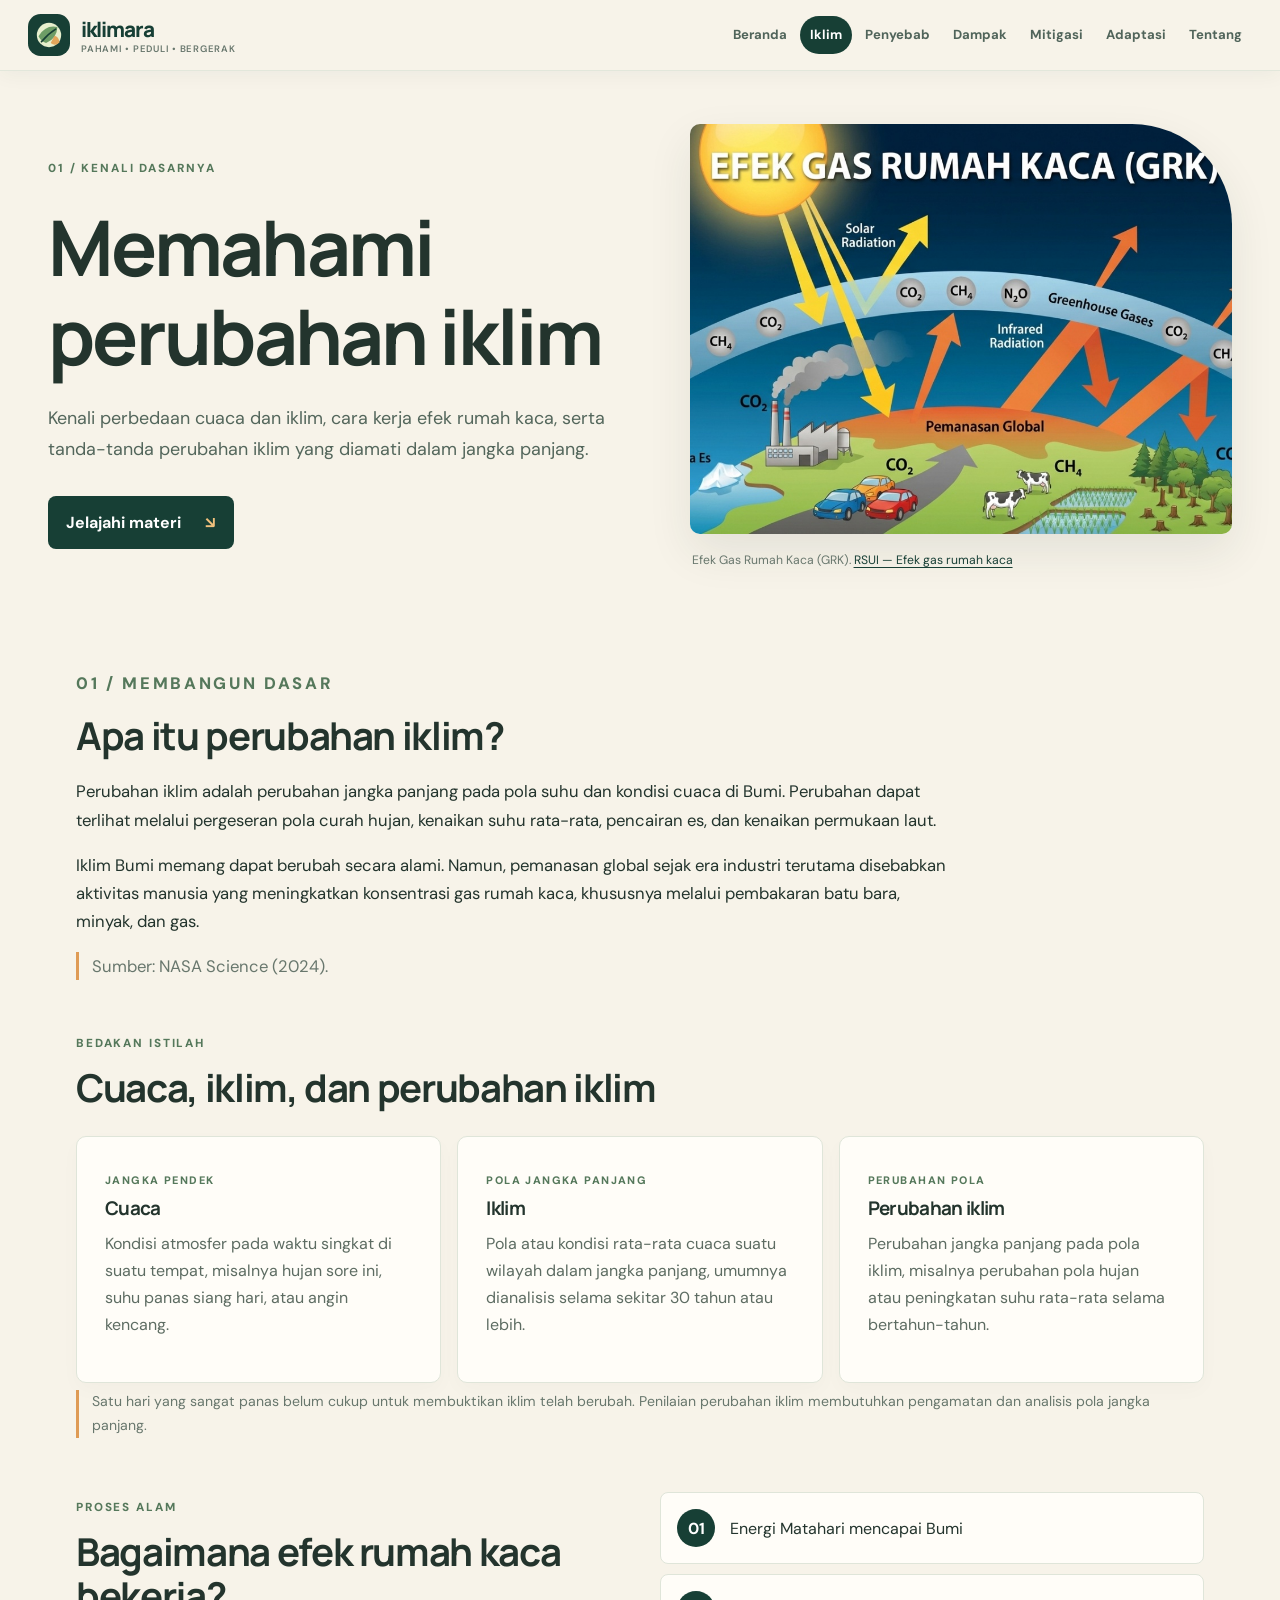
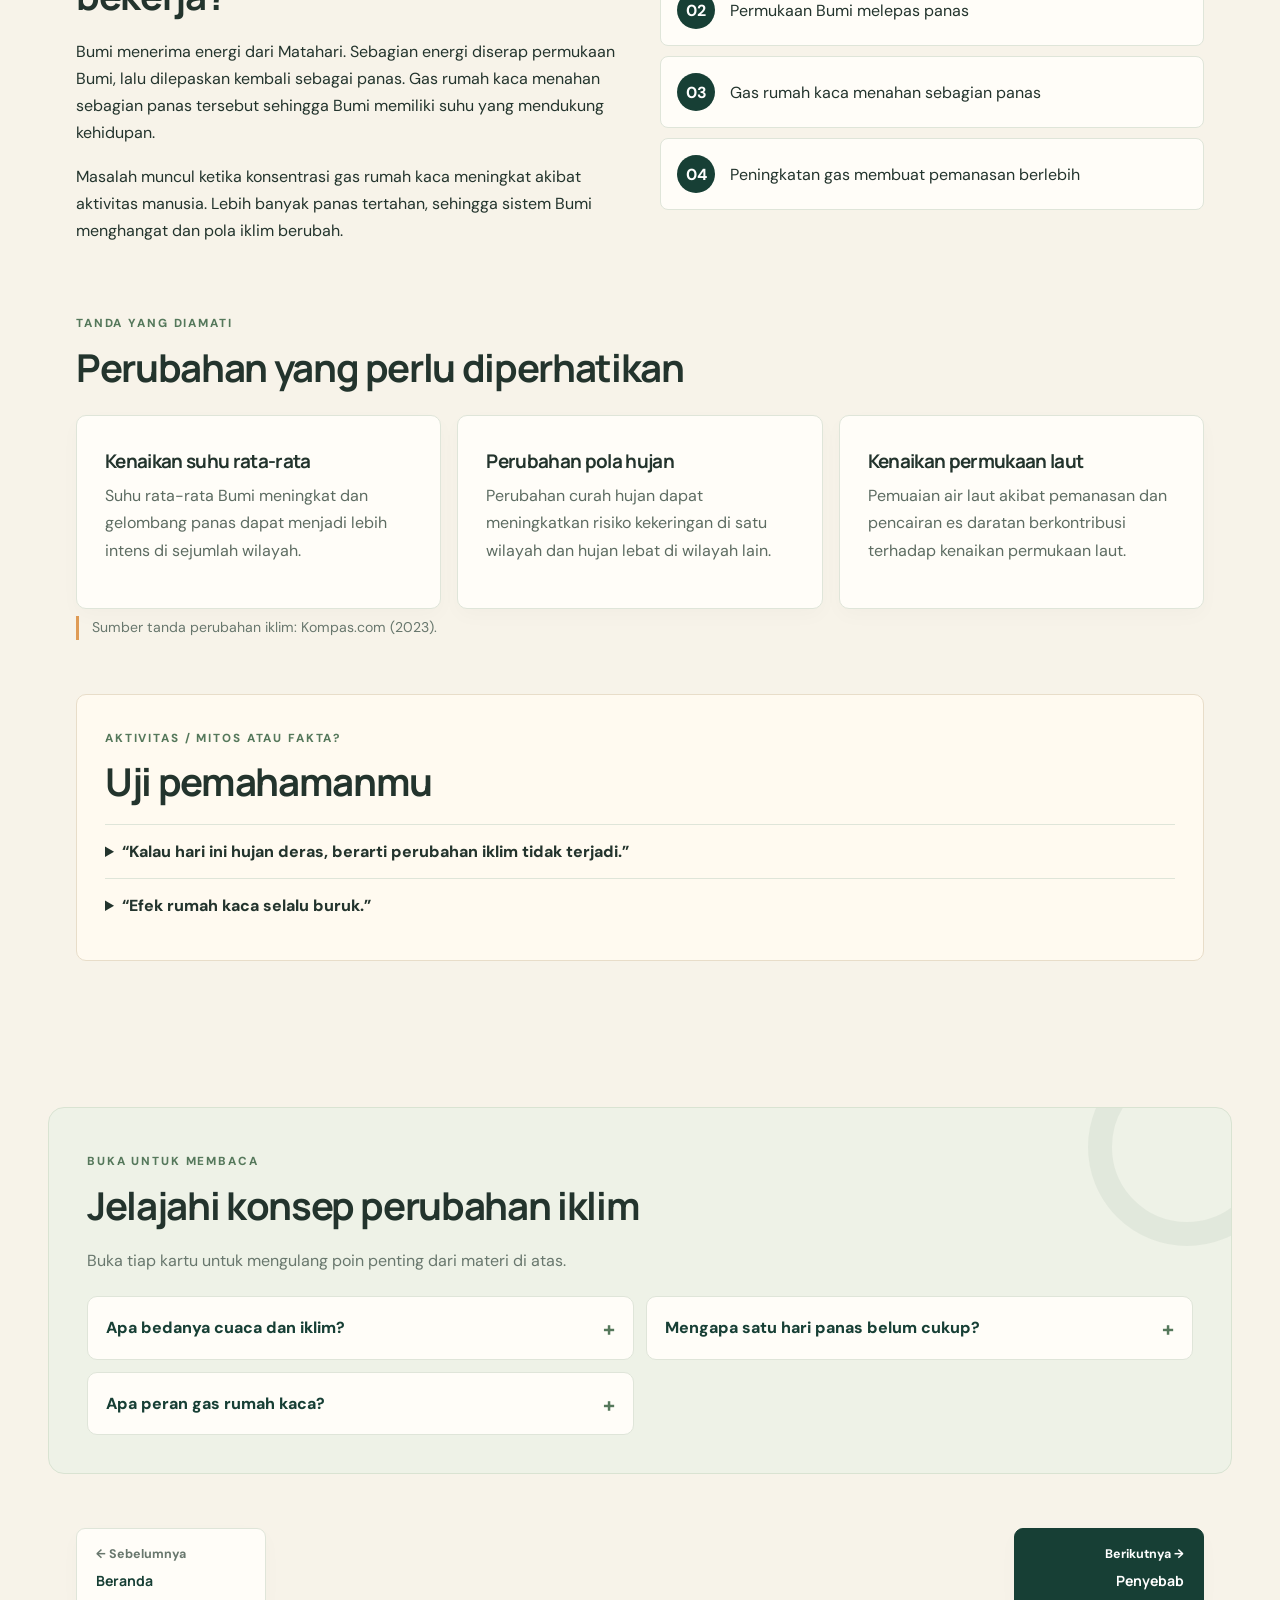
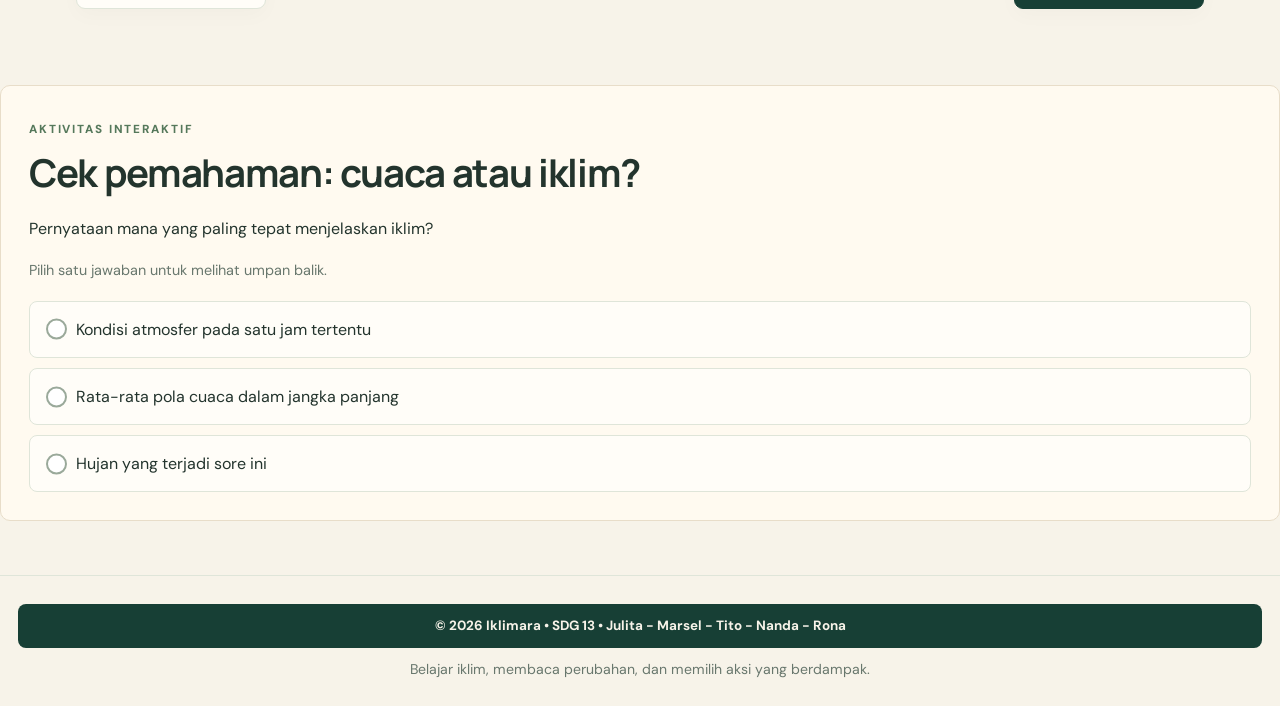
<file: iklim.html>
<!DOCTYPE html>
<html lang="id">
 <head>
  <meta charset="utf-8"/>
  <meta content="width=device-width, initial-scale=1" name="viewport"/>
  <meta content="Iklimara, ruang belajar perubahan iklim dan aksi iklim." name="description"/>
  <title>
   Memahami perubahan iklim &mdash; Iklimara
  </title>
  <link href="css/iklim.css" rel="stylesheet"/>
 </head>
 <body>
  <header class="topbar">
   <a class="brand" href="index.html">
    <img alt="Logo Iklimara" src="images/logo.svg"/>
    <span>
     iklimara
     <small>
      pahami &bull; peduli &bull; bergerak
     </small>
    </span>
   </a>
<button class="mobile-menu-toggle" type="button" aria-label="Buka menu navigasi" aria-expanded="false">
    <span></span><span></span><span></span>
   </button>
   <nav aria-label="Navigasi utama">
    <a class="" href="index.html">
     Beranda
    </a>
    <a class="active" href="iklim.html">
     Iklim
    </a>
    <a class="" href="penyebab.html">
     Penyebab
    </a>
    <a class="" href="dampak.html">
     Dampak
    </a>
    <a class="" href="mitigasi.html">
     Mitigasi
    </a>
    <a class="" href="adaptasi.html">
     Adaptasi
    </a>
    <a class="" href="tentang.html">
     Tentang
    </a>
   </nav>
  </header>
  <main>
   <section class="hero">
    <div class="hero-copy">
     <p class="eyebrow">
      01 / KENALI DASARNYA
     </p>
     <h1>
      Memahami perubahan iklim
     </h1>
     <p class="lead">
      Kenali perbedaan cuaca dan iklim, cara kerja efek rumah kaca, serta tanda-tanda perubahan iklim yang diamati dalam jangka panjang.
     </p>
     <a class="button" href="#mulai">
      Jelajahi materi
      <span>
       &searrow;
      </span>
     </a>
    </div>
    <figure class="hero-image">
     <img alt="Efek Gas Rumah Kaca (GRK)." src="images/Gambar1.png"/>
     <figcaption>
      Efek Gas Rumah Kaca (GRK).
     
        <a href="https://www.rs.ui.ac.id/umum/berita-artikel/artikel-populer/efek-gas-rumah-kaca-grk" target="_blank" rel="noopener noreferrer">RSUI — Efek gas rumah kaca</a></span>
      </figcaption>
    </figure>
   </section>
   <div class="content" id="mulai">
    <section class="section prose">
     <p class="eyebrow">
      01 / MEMBANGUN DASAR
     </p>
     <h2>
      Apa itu perubahan iklim?
     </h2>
     <p>
      Perubahan iklim adalah perubahan jangka panjang pada pola suhu dan kondisi cuaca di Bumi. Perubahan dapat terlihat melalui pergeseran pola curah hujan, kenaikan suhu rata-rata, pencairan es, dan kenaikan permukaan laut.
     </p>
     <p>
      Iklim Bumi memang dapat berubah secara alami. Namun, pemanasan global sejak era industri terutama disebabkan aktivitas manusia yang meningkatkan konsentrasi gas rumah kaca, khususnya melalui pembakaran batu bara, minyak, dan gas.
     </p>
     <p class="source">
      Sumber: NASA Science (2024).
     </p>
    </section>
    <section class="section">
     <div class="section-heading">
      <p class="eyebrow">
       BEDAKAN ISTILAH
      </p>
      <h2>
       Cuaca, iklim, dan perubahan iklim
      </h2>
     </div>
     <div class="cards three">
      <article class="mini-card">
       <span>
        JANGKA PENDEK
       </span>
       <h3>
        Cuaca
       </h3>
       <p>
        Kondisi atmosfer pada waktu singkat di suatu tempat, misalnya hujan sore ini, suhu panas siang hari, atau angin kencang.
       </p>
      </article>
      <article class="mini-card">
       <span>
        POLA JANGKA PANJANG
       </span>
       <h3>
        Iklim
       </h3>
       <p>
        Pola atau kondisi rata-rata cuaca suatu wilayah dalam jangka panjang, umumnya dianalisis selama sekitar 30 tahun atau lebih.
       </p>
      </article>
      <article class="mini-card">
       <span>
        PERUBAHAN POLA
       </span>
       <h3>
        Perubahan iklim
       </h3>
       <p>
        Perubahan jangka panjang pada pola iklim, misalnya perubahan pola hujan atau peningkatan suhu rata-rata selama bertahun-tahun.
       </p>
      </article>
     </div>
     <p class="note">
      Satu hari yang sangat panas belum cukup untuk membuktikan iklim telah berubah. Penilaian perubahan iklim membutuhkan pengamatan dan analisis pola jangka panjang.
     </p>
    </section>
    <section class="section split">
     <div>
      <p class="eyebrow">
       PROSES ALAM
      </p>
      <h2>
       Bagaimana efek rumah kaca bekerja?
      </h2>
      <p>
       Bumi menerima energi dari Matahari. Sebagian energi diserap permukaan Bumi, lalu dilepaskan kembali sebagai panas. Gas rumah kaca menahan sebagian panas tersebut sehingga Bumi memiliki suhu yang mendukung kehidupan.
      </p>
      <p>
       Masalah muncul ketika konsentrasi gas rumah kaca meningkat akibat aktivitas manusia. Lebih banyak panas tertahan, sehingga sistem Bumi menghangat dan pola iklim berubah.
      </p>
     </div>
     <div class="process">
      <div>
       <b>
        01
       </b>
       <span>
        Energi Matahari mencapai Bumi
       </span>
      </div>
      <div>
       <b>
        02
       </b>
       <span>
        Permukaan Bumi melepas panas
       </span>
      </div>
      <div>
       <b>
        03
       </b>
       <span>
        Gas rumah kaca menahan sebagian panas
       </span>
      </div>
      <div>
       <b>
        04
       </b>
       <span>
        Peningkatan gas membuat pemanasan berlebih
       </span>
      </div>
     </div>
    </section>
    <section class="section">
     <div class="section-heading">
      <p class="eyebrow">
       TANDA YANG DIAMATI
      </p>
      <h2>
       Perubahan yang perlu diperhatikan
      </h2>
     </div>
     <div class="cards three">
      <article class="mini-card">
       <h3>
        Kenaikan suhu rata-rata
       </h3>
       <p>
        Suhu rata-rata Bumi meningkat dan gelombang panas dapat menjadi lebih intens di sejumlah wilayah.
       </p>
      </article>
      <article class="mini-card">
       <h3>
        Perubahan pola hujan
       </h3>
       <p>
        Perubahan curah hujan dapat meningkatkan risiko kekeringan di satu wilayah dan hujan lebat di wilayah lain.
       </p>
      </article>
      <article class="mini-card">
       <h3>
        Kenaikan permukaan laut
       </h3>
       <p>
        Pemuaian air laut akibat pemanasan dan pencairan es daratan berkontribusi terhadap kenaikan permukaan laut.
       </p>
      </article>
     </div>
     <p class="source">
      Sumber tanda perubahan iklim: Kompas.com (2023).
     </p>
    </section>
    <section class="section reflection">
     <p class="eyebrow">
      AKTIVITAS / MITOS ATAU FAKTA?
     </p>
     <h2>
      Uji pemahamanmu
     </h2>
     <details>
      <summary>
       &ldquo;Kalau hari ini hujan deras, berarti perubahan iklim tidak terjadi.&rdquo;
      </summary>
      <p>
       <b>
        Mitos.
       </b>
       Cuaca harian dapat berubah-ubah. Perubahan iklim dinilai dari pola jangka panjang, bukan satu hari atau satu kejadian.
      </p>
     </details>
     <details>
      <summary>
       &ldquo;Efek rumah kaca selalu buruk.&rdquo;
      </summary>
      <p>
       <b>
        Mitos.
       </b>
       Efek rumah kaca alami penting bagi kehidupan. Yang menjadi masalah adalah peningkatan efek tersebut akibat gas rumah kaca tambahan dari aktivitas manusia.
      </p>
     </details>
    </section>
   </div>
   <section aria-labelledby="jelajah-konsep" class="section interactive-feature">
    <p class="eyebrow">
     BUKA UNTUK MEMBACA
    </p>
    <h2 id="jelajah-konsep">
     Jelajahi konsep perubahan iklim
    </h2>
    <p class="feature-intro">
     Buka tiap kartu untuk mengulang poin penting dari materi di atas.
    </p>
    <div class="accordion-grid">
     <details class="info-accordion">
      <summary>
       Apa bedanya cuaca dan iklim?
      </summary>
      <p>
       Cuaca menggambarkan kondisi atmosfer dalam waktu singkat, sedangkan iklim merangkum pola cuaca suatu wilayah dalam jangka panjang.
      </p>
     </details>
     <details class="info-accordion">
      <summary>
       Mengapa satu hari panas belum cukup?
      </summary>
      <p>
       Perubahan iklim dinilai dari pola dan pengamatan jangka panjang, bukan dari satu kejadian cuaca saja.
      </p>
     </details>
     <details class="info-accordion">
      <summary>
       Apa peran gas rumah kaca?
      </summary>
      <p>
       Gas rumah kaca menahan sebagian panas. Ketika konsentrasinya meningkat, lebih banyak panas tertahan dan sistem Bumi menghangat.
      </p>
     </details>
    </div>
   </section>
   <nav aria-label="Navigasi halaman" class="page-navigation">
    <a class="page-nav-link previous" href="index.html">
     <span>
      &larr; Sebelumnya
     </span>
     <strong>
      Beranda
     </strong>
    </a>
    <a class="page-nav-link next" href="penyebab.html">
     <span>
      Berikutnya &rarr;
     </span>
     <strong>
      Penyebab
     </strong>
    </a>
   </nav>
  </main>
  <section class="section reflection quiz-section">
   <p class="eyebrow">
    AKTIVITAS INTERAKTIF
   </p>
   <h2>
    Cek pemahaman: cuaca atau iklim?
   </h2>
   <p>
    Pernyataan mana yang paling tepat menjelaskan iklim?
   </p>
   <p class="quiz-hint">
    Pilih satu jawaban untuk melihat umpan balik.
   </p>
   <div class="quiz-options">
    <div class="quiz-option">
     <input id="iklim-a" name="quiz-iklim" type="radio"/>
     <label for="iklim-a">
      Kondisi atmosfer pada satu jam tertentu
     </label>
     <p class="quiz-feedback incorrect">
      Belum tepat. Coba pikirkan kembali materi di halaman ini.
     </p>
    </div>
    <div class="quiz-option">
     <input id="iklim-b" name="quiz-iklim" type="radio"/>
     <label for="iklim-b">
      Rata-rata pola cuaca dalam jangka panjang
     </label>
     <p class="quiz-feedback correct">
      Benar! Jawabanmu tepat.
     </p>
    </div>
    <div class="quiz-option">
     <input id="iklim-c" name="quiz-iklim" type="radio"/>
     <label for="iklim-c">
      Hujan yang terjadi sore ini
     </label>
     <p class="quiz-feedback incorrect">
      Belum tepat. Coba pikirkan kembali materi di halaman ini.
     </p>
    </div>
   </div>
  </section>
  <footer>
   <p class="copyright">
    &copy; 2026 Iklimara &bull; SDG 13 &bull; Julita - Marsel - Tito - Nanda - Rona
   </p>
   <p class="footer-tagline">Belajar iklim, membaca perubahan, dan memilih aksi yang berdampak.</p>
  </footer>
 
  <button class="scroll-menu-toggle" type="button" aria-label="Buka menu navigasi" aria-expanded="false">
    <span></span><span></span><span></span>
  </button>
  <nav class="scroll-menu-panel" aria-label="Menu navigasi cepat">
    <a href="index.html">Beranda</a>
    <a href="iklim.html">Iklim</a>
    <a href="penyebab.html">Penyebab</a>
    <a href="dampak.html">Dampak</a>
    <a href="mitigasi.html">Mitigasi</a>
    <a href="adaptasi.html">Adaptasi</a>
    <a href="tentang.html">Tentang</a>
  </nav>
  <script>
    (function () {
      const mobileToggle = document.querySelector('.mobile-menu-toggle');
      const topbar = document.querySelector('.topbar');
      if (!mobileToggle || !topbar) return;
      mobileToggle.addEventListener('click', function () {
        const open = topbar.classList.toggle('mobile-menu-open');
        mobileToggle.setAttribute('aria-expanded', String(open));
        mobileToggle.setAttribute('aria-label', open ? 'Tutup menu navigasi' : 'Buka menu navigasi');
      });
      topbar.querySelectorAll('nav[aria-label="Navigasi utama"] a').forEach(function (link) {
        link.addEventListener('click', function () {
          topbar.classList.remove('mobile-menu-open');
          mobileToggle.setAttribute('aria-expanded', 'false');
        });
      });
    }());
  </script>
  <script>
    (function () {
      const toggle = document.querySelector('.scroll-menu-toggle');
      const panel = document.querySelector('.scroll-menu-panel');
      if (!toggle || !panel) return;
      function updateScrollMenu() {
        document.body.classList.toggle('has-scrolled', window.scrollY > 180);
        if (window.scrollY <= 180) { panel.classList.remove('is-open'); toggle.setAttribute('aria-expanded', 'false'); }
      }
      toggle.addEventListener('click', function () {
        const open = panel.classList.toggle('is-open');
        toggle.setAttribute('aria-expanded', String(open));
      });
      window.addEventListener('scroll', updateScrollMenu, { passive: true });
      updateScrollMenu();
    }());
  </script>

</body>
</html>
</file>
<file: css/iklim.css>
@import url('https://fonts.googleapis.com/css2?family=DM+Sans:wght@400;500;600;700&family=Manrope:wght@400;500;600;700;800&display=swap');
:root{--forest:#173f35;--moss:#55785b;--sage:#dce6d0;--cream:#f7f3e9;--paper:#fffdf8;--ink:#23342d;--muted:#68776d;--orange:#df9b55;--line:#dfe5d9;--shadow:0 18px 45px rgba(29,60,47,.09)}*{box-sizing:border-box}html{scroll-behavior:smooth}body{margin:0;background:var(--cream);color:var(--ink);font-family:'DM Sans',sans-serif;line-height:1.7}h1,h2,h3{font-family:Manrope,sans-serif;line-height:1.16;letter-spacing:-.035em}h1{font-size:clamp(2.8rem,6vw,5.4rem);max-width:760px;margin:.3em 0}h2{font-size:clamp(1.7rem,3vw,2.65rem);margin:.25em 0 .5em}h3{font-size:1.18rem;margin:.35em 0 .5em}p{margin:.5em 0 1em}a{color:var(--forest);text-underline-offset:3px}.topbar{max-width:1240px;margin:auto;padding:20px 28px;display:flex;align-items:center;justify-content:space-between;gap:24px}.brand{display:flex;align-items:center;gap:11px;text-decoration:none;color:var(--forest);font:800 1.3rem Manrope,sans-serif;letter-spacing:-.05em}.brand img{width:46px;height:46px}.brand small{display:block;font:600 .59rem 'DM Sans',sans-serif;letter-spacing:.08em;text-transform:uppercase;color:var(--muted)}nav{display:flex;align-items:center;gap:5px;flex-wrap:wrap}nav a{padding:9px 13px;border-radius:999px;text-decoration:none;font-size:.88rem;font-weight:700;color:#50645a}nav a:hover,nav a.active{background:var(--forest);color:#fff}.hero{max-width:1240px;margin:18px auto 42px;padding:35px 28px 48px;display:grid;grid-template-columns:1.05fr .95fr;align-items:center;gap:42px}.eyebrow{font-size:.73rem;font-weight:800;letter-spacing:.16em;text-transform:uppercase;color:var(--moss)}.lead{font-size:1.12rem;color:#53665b;max-width:620px}.button{display:inline-flex;gap:24px;align-items:center;background:var(--forest);color:#fff;text-decoration:none;padding:13px 18px;border-radius:8px;font-weight:700;margin-top:14px}.button span{color:#f0c17d}.hero-image{margin:0;position:relative}.hero-image img{width:100%;height:410px;object-fit:cover;border-radius:10px 100px 10px 10px;box-shadow:var(--shadow)}figcaption{font-size:.76rem;color:var(--muted);padding:8px 2px}.content{max-width:1184px;margin:0 auto;padding:0 28px 64px}.section{margin:28px 0 54px}.section-heading{max-width:740px;margin-bottom:25px}.section-heading>p:last-child{color:var(--muted)}.intro-grid{display:grid;grid-template-columns:1.3fr .7fr;gap:18px}.feature-card,.quote-card,.mini-card,.reflection,.plan{padding:28px;border-radius:10px}.dark{background:var(--forest);color:#fff}.dark .eyebrow,.dark .text-link{color:#f2c184}.dark p{color:#e0e9dd}.quote-card{background:#e4ead7;border:1px solid #d4dfc7}.big-number{font:800 3rem Manrope;color:var(--moss)}.text-link{font-weight:800;text-decoration:none}.cards{display:grid;gap:16px}.three{grid-template-columns:repeat(3,minmax(0,1fr))}.two{grid-template-columns:repeat(2,minmax(0,1fr))}.mini-card{background:var(--paper);border:1px solid var(--line);box-shadow:0 7px 20px rgba(25,60,43,.025)}.mini-card>span{font-size:.68rem;letter-spacing:.13em;color:var(--moss);font-weight:800}.mini-card p{color:#5d6c62}.mini-card a{font-weight:700}.accent{background:#f0e1c8}.stats{display:grid;grid-template-columns:repeat(3,1fr);background:#e3e9da;border-radius:10px;padding:28px;gap:25px}.stats div{display:flex;flex-direction:column}.stats strong{font:800 2rem Manrope;color:var(--forest)}.stats span{line-height:1.45}.stats small{color:var(--muted);margin-top:9px}.reflection{background:#fffaf0;border:1px solid #e8ddc9}.reflection h2{max-width:700px}.reflection details{border-top:1px solid var(--line);padding:13px 0}.reflection summary{font-weight:800;cursor:pointer}.reflection details p{margin:12px 0 2px;color:#5b6a60}.prose{max-width:880px}.prose p{font-size:1.04rem}.source,.note{font-size:.88rem;color:var(--muted);border-left:3px solid var(--orange);padding-left:13px}.split{display:grid;grid-template-columns:1fr 1fr;gap:40px;align-items:start}.process{display:grid;gap:10px}.process div{display:flex;align-items:center;gap:15px;padding:16px;background:var(--paper);border:1px solid var(--line);border-radius:8px}.process b{display:grid;place-items:center;background:var(--forest);color:#fff;border-radius:50%;width:38px;height:38px;flex-shrink:0}.stack{display:grid;gap:12px}.stack article{padding:17px 20px;background:var(--paper);border-left:3px solid var(--moss);border-radius:4px}.stack p{margin-bottom:0}.checklist,.days{display:grid;gap:10px;margin:20px 0}.checklist label,.days label{display:flex;gap:12px;align-items:flex-start;padding:13px 15px;background:var(--paper);border:1px solid var(--line);border-radius:7px;cursor:pointer}.checklist input,.days input{margin-top:7px;accent-color:var(--forest);width:17px;height:17px;flex-shrink:0}.days label{padding:17px}.days span{display:grid}.days small{color:var(--muted);font-size:.92rem}.plan{background:#e4eadb}.references{padding-left:25px}.references li{padding:12px 0;border-bottom:1px solid var(--line)}.references li a{display:inline-block;margin-left:7px;font-weight:700}ul{padding-left:19px}li{padding:3px 0}footer{border-top:1px solid var(--line);padding:30px max(28px,calc((100% - 1184px)/2));display:flex;justify-content:space-between;gap:30px;color:var(--muted);font-size:.88rem}footer b{font:800 1.2rem Manrope;color:var(--forest)}footer p{margin:.25em 0}@media(max-width:900px){.topbar{align-items:flex-start;flex-direction:column}.hero{grid-template-columns:1fr;gap:20px;padding-top:15px}.hero-image img{height:340px}.three{grid-template-columns:repeat(2,minmax(0,1fr))}.intro-grid,.split{grid-template-columns:1fr}.stats{grid-template-columns:1fr}.stats div{border-bottom:1px solid #ccd7c6;padding-bottom:15px}.stats div:last-child{border:0;padding:0}}@media(max-width:560px){.topbar{padding:16px}.topbar nav{gap:3px}nav a{font-size:.78rem;padding:7px 9px}.hero{padding:10px 18px 28px;margin-top:8px}.hero-image img{height:270px;border-radius:8px 65px 8px 8px}.content{padding:0 18px 35px}.three,.two{grid-template-columns:1fr}.feature-card,.quote-card,.mini-card,.reflection,.plan{padding:21px}footer{padding:25px 18px;flex-direction:column;gap:8px}h1{font-size:2.8rem}.stats{padding:22px}}

.page-navigation{max-width:1184px;margin:0 auto;padding:0 28px 48px;display:flex;justify-content:space-between;gap:18px}
.page-nav-link{display:flex;flex-direction:column;gap:4px;min-width:190px;padding:15px 19px;border:1px solid var(--line);border-radius:9px;background:var(--paper);text-decoration:none;box-shadow:0 7px 20px rgba(25,60,43,.025);transition:transform .18s ease,background .18s ease}
.page-nav-link span{font-size:.78rem;color:var(--muted);font-weight:700}.page-nav-link strong{font-family:Manrope,sans-serif;color:var(--forest)}
.page-nav-link.next{margin-left:auto;text-align:right;background:var(--forest);border-color:var(--forest)}.page-nav-link.next span,.page-nav-link.next strong{color:#fff}.page-nav-link:hover:not(.disabled){transform:translateY(-2px)}.page-nav-link.disabled{opacity:.45;box-shadow:none}
@media(max-width:560px){.page-navigation{padding:0 18px 34px;gap:10px}.page-nav-link{min-width:0;flex:1;padding:12px}.page-nav-link span{font-size:.7rem}.page-nav-link strong{font-size:.9rem}}

.quiz-hint{font-size:.9rem;color:var(--muted)}
.quiz-options{display:grid;gap:10px;margin-top:18px}
.quiz-option{position:relative}
.quiz-option input{position:absolute;opacity:0;width:1px;height:1px}
.quiz-option label{display:block;padding:14px 17px 14px 46px;background:var(--paper);border:1px solid var(--line);border-radius:8px;cursor:pointer;position:relative;transition:border-color .15s,background .15s}
.quiz-option label:before{content:"";position:absolute;left:16px;top:50%;transform:translateY(-50%);width:17px;height:17px;border:2px solid #9aa99a;border-radius:50%;background:white}
.quiz-option input:focus-visible+label{outline:3px solid var(--orange);outline-offset:2px}
.quiz-option input:checked+label{border-color:var(--moss);background:#edf2e7}
.quiz-option input:checked+label:before{border:5px solid var(--forest)}
.quiz-feedback{display:none;margin:7px 0 0;padding:10px 13px;border-radius:7px;font-weight:700;font-size:.92rem}
.quiz-option input:checked+label+.quiz-feedback{display:block}
.quiz-feedback.correct{background:#e0efdc;color:#245a32;border-left:4px solid #4e9655}
.quiz-feedback.incorrect{background:#fbe7df;color:#8a3526;border-left:4px solid #cf654b}

.interactive-feature{max-width:1184px;margin:28px auto 54px;padding:clamp(22px,4vw,38px);background:#eef2e7;border:1px solid #d9e3d2;border-radius:16px;position:relative;overflow:hidden}
.interactive-feature:after{content:"";position:absolute;width:150px;height:150px;border:24px solid rgba(85,120,91,.08);border-radius:50%;right:-55px;top:-60px;pointer-events:none}
.feature-intro{max-width:720px;color:var(--muted);margin-bottom:22px}
.journey-card{display:flex;flex-direction:column;align-items:flex-start;gap:6px;background:var(--paper);padding:22px;border:1px solid var(--line);border-radius:12px;text-decoration:none;transition:transform .18s ease,border-color .18s ease;min-height:190px}
.journey-card:hover,.journey-card:focus-visible{transform:translateY(-4px);border-color:var(--moss);outline-offset:3px}
.journey-card>span{display:grid;place-items:center;width:34px;height:34px;border-radius:50%;background:var(--forest);color:#fff;font-weight:800;font-size:.8rem}
.journey-card h3{color:var(--forest);margin:.35em 0}
.journey-card p{color:var(--muted);margin:0 0 8px}
.journey-card b{margin-top:auto;font-size:.88rem;color:var(--moss)}
.accordion-grid{display:grid;grid-template-columns:repeat(2,minmax(0,1fr));gap:12px;margin-top:20px}
.info-accordion{background:var(--paper);border:1px solid var(--line);border-radius:10px;padding:0 18px;align-self:start;transition:border-color .18s ease}
.info-accordion[open]{border-color:var(--moss);box-shadow:0 8px 24px rgba(25,60,43,.05)}
.info-accordion summary{cursor:pointer;list-style:none;font-weight:800;padding:17px 25px 17px 0;position:relative;color:var(--forest)}
.info-accordion summary::-webkit-details-marker{display:none}
.info-accordion summary:after{content:"+";position:absolute;right:0;top:14px;font-size:1.3rem;color:var(--moss)}
.info-accordion[open] summary:after{content:"−"}
.info-accordion summary:focus-visible{outline:3px solid var(--orange);outline-offset:3px;border-radius:4px}
.info-accordion p{border-top:1px solid var(--line);padding-top:13px;color:#5d6c62;margin:0 0 17px}
@media(max-width:650px){.accordion-grid{grid-template-columns:1fr}.journey-card{min-height:0}.interactive-feature{padding:22px}}

.fact-check-feature{max-width:1184px;margin:28px auto 54px;padding:clamp(22px,4vw,38px);background:#eef2e7;border:1px solid #d9e3d2;border-radius:16px;position:relative;overflow:hidden}
.fact-check-feature:after{content:"";position:absolute;width:150px;height:150px;border:24px solid rgba(85,120,91,.08);border-radius:50%;right:-55px;top:-60px;pointer-events:none}
.fact-check-feature .feature-intro{max-width:760px;color:#5d6c62}
.fact-check-grid{display:grid;grid-template-columns:repeat(3,minmax(0,1fr));gap:14px;margin-top:24px}
.fact-check-card{align-self:start;background:#fffdf8;border:1px solid #dfe5d9;border-radius:10px;padding:20px;position:relative;z-index:1}
.fact-check-card summary{cursor:pointer;list-style:none;font-weight:800;color:var(--forest);display:flex;align-items:center;gap:12px}
.fact-check-card summary::-webkit-details-marker{display:none}
.fact-check-card summary:after{content:"+";margin-left:auto;font-size:1.3rem;color:var(--moss)}
.fact-check-card[open] summary:after{content:"−"}
.fact-check-card summary span{display:grid;place-items:center;width:38px;height:38px;flex:0 0 38px;border-radius:50%;background:#e4ead7;color:var(--forest);font-size:.8rem}
.fact-check-card p{margin:16px 0 2px;color:#5d6c62;font-size:.95rem}
.fact-check-note{margin-top:22px;font-weight:700;color:var(--forest)}
@media(max-width:900px){.fact-check-grid{grid-template-columns:1fr 1fr}}
@media(max-width:650px){.fact-check-grid{grid-template-columns:1fr}.fact-check-feature{margin:28px 18px 45px;padding:22px}}

.menu-toggle{display:none}
.hamburger{display:none}
@media(max-width:768px){
  .topbar{position:relative;display:flex;flex-direction:row;align-items:center;justify-content:space-between;gap:12px;padding:14px 18px}
  .topbar .brand{min-width:0}
  .topbar .brand img{width:40px;height:40px}
  .hamburger{display:flex;flex-direction:column;justify-content:center;gap:5px;width:44px;height:44px;padding:10px;cursor:pointer;border:1px solid var(--line);border-radius:9px;background:var(--paper);z-index:1002;flex:0 0 auto}
  .hamburger span{display:block;width:22px;height:2px;background:var(--forest);border-radius:2px;transition:transform .2s ease,opacity .2s ease}
  .topbar nav{display:none;position:absolute;top:calc(100% - 2px);right:18px;left:18px;flex-direction:column;align-items:stretch;gap:4px;padding:12px;background:var(--paper);border:1px solid var(--line);border-radius:12px;box-shadow:0 12px 28px rgba(25,60,43,.14);z-index:1001}
  .topbar nav a{display:block;width:100%;padding:12px 14px;border-radius:7px;font-size:.92rem}
  .menu-toggle:checked ~ nav{display:flex}
  .menu-toggle:checked + .hamburger span:nth-child(1){transform:translateY(7px) rotate(45deg)}
  .menu-toggle:checked + .hamburger span:nth-child(2){opacity:0}
  .menu-toggle:checked + .hamburger span:nth-child(3){transform:translateY(-7px) rotate(-45deg)}
  .menu-toggle:focus-visible + .hamburger{outline:3px solid #8aa77c;outline-offset:3px}
}

.topbar{
  position:sticky;top:0;z-index:1000;
  max-width:none;width:100%;margin:0;padding:14px max(28px,calc((100% - 1240px)/2));
  background:var(--cream);border-bottom:1px solid rgba(223,229,217,.85);
  box-shadow:0 5px 18px rgba(29,60,47,.045);
  display:flex;flex-direction:row;align-items:center;justify-content:space-between;gap:18px;
}
.topbar .brand{flex:0 0 auto}
.topbar .brand img{width:42px;height:42px}
.menu-toggle{display:none}
.hamburger{display:none}
.topbar nav{display:flex;position:static;flex-direction:row;align-items:center;justify-content:flex-end;flex-wrap:wrap;gap:3px;min-width:0;max-width:none;padding:0;border:0;background:transparent;box-shadow:none}
.topbar nav a{display:block;width:auto;padding:8px 10px;border-radius:999px;font-size:.82rem;white-space:nowrap}
.copyright{max-width:620px;text-align:right}
@media(max-width:1100px){
  .topbar{padding:12px 22px;gap:10px}
  .topbar nav{gap:1px}
  .topbar nav a{font-size:.76rem;padding:7px 8px}
  .topbar .brand{font-size:1.15rem}
  .topbar .brand img{width:38px;height:38px}
}
@media(max-width:900px){
  .topbar{padding:12px 18px;position:sticky;align-items:center;flex-direction:row}
  .topbar .brand{min-width:0}
  .topbar .brand img{width:40px;height:40px}
  .hamburger{display:flex;flex-direction:column;justify-content:center;align-items:center;gap:5px;width:44px;height:44px;padding:10px;cursor:pointer;border:1px solid var(--line);border-radius:9px;background:var(--paper);z-index:1002;flex:0 0 auto}
  .hamburger span{display:block;width:22px;height:2px;background:var(--forest);border-radius:2px;transition:transform .2s ease,opacity .2s ease}
  .topbar nav{display:none;position:absolute;top:calc(100% - 2px);right:18px;left:18px;flex-direction:column;align-items:stretch;gap:4px;padding:12px;background:var(--paper);border:1px solid var(--line);border-radius:12px;box-shadow:0 12px 28px rgba(25,60,43,.14);z-index:1001}
  .topbar nav a{display:block;width:100%;padding:12px 14px;border-radius:7px;font-size:.92rem;white-space:normal}
  .menu-toggle:checked ~ nav{display:flex}
  .menu-toggle:checked + .hamburger span:nth-child(1){transform:translateY(7px) rotate(45deg)}
  .menu-toggle:checked + .hamburger span:nth-child(2){opacity:0}
  .menu-toggle:checked + .hamburger span:nth-child(3){transform:translateY(-7px) rotate(-45deg)}
  .menu-toggle:focus-visible + .hamburger{outline:3px solid #8aa77c;outline-offset:3px}
  .copyright{text-align:left}
}
@media(max-width:560px){.topbar{padding:12px 16px}.copyright{overflow-wrap:anywhere}}

footer{
  display:flex;flex-direction:column;align-items:center;justify-content:center;
  gap:10px;text-align:center;padding:28px 18px 24px;
}
footer .copyright{
  order:0;width:100%;max-width:none;box-sizing:border-box;margin:0 auto;padding:11px 20px;
  background:var(--forest);color:var(--cream);border-radius:8px;
  text-align:center;font-size:.84rem;font-weight:700;line-height:1.6;
}
footer .footer-tagline{
  order:1;margin:0;text-align:center;color:var(--muted);font-size:.88rem;
}
@media(max-width:560px){footer{align-items:center;text-align:center}footer .copyright{width:100%;max-width:none;padding:11px 13px}}

.topbar{position:relative;top:auto;z-index:10}
.topbar .menu-toggle,.topbar .hamburger{display:none!important}
.scroll-menu-toggle{position:fixed;right:22px;top:18px;z-index:2000;display:flex;flex-direction:column;justify-content:center;align-items:center;gap:5px;width:46px;height:46px;padding:10px;border:1px solid var(--line);border-radius:10px;background:var(--paper);box-shadow:0 6px 20px rgba(25,60,43,.16);cursor:pointer;opacity:0;visibility:hidden;pointer-events:none;transition:opacity .18s ease,visibility .18s ease}
.scroll-menu-toggle span{display:block;width:22px;height:2px;background:var(--forest);border-radius:2px}
body.has-scrolled .scroll-menu-toggle{opacity:1;visibility:visible;pointer-events:auto}
.scroll-menu-panel{position:fixed;right:22px;top:72px;z-index:1999;display:none;flex-direction:column;gap:4px;min-width:190px;padding:12px;background:var(--paper);border:1px solid var(--line);border-radius:12px;box-shadow:0 12px 28px rgba(25,60,43,.18)}
.scroll-menu-panel.is-open{display:flex}
.scroll-menu-panel a{padding:10px 12px;color:var(--forest);text-decoration:none;border-radius:7px;font-size:.9rem}
.scroll-menu-panel a:hover,.scroll-menu-panel a:focus{background:#e8eee2}
@media(max-width:900px){.topbar{position:relative;flex-wrap:wrap}.topbar nav{display:flex;position:static;flex-direction:row;flex-wrap:wrap}.scroll-menu-toggle{right:16px;top:14px}.scroll-menu-panel{right:16px;top:68px}}

@media (max-width: 900px) {
  .topbar {
    display: flex;
    flex-direction: row;
    flex-wrap: wrap;
    align-items: center;
    gap: 10px;
  }
  .topbar .brand { flex: 0 0 auto; }
  .topbar nav {
    display: flex !important;
    flex: 1 0 100%;
    width: 100%;
    max-width: 100%;
    min-width: 0;
    flex-direction: row;
    flex-wrap: nowrap !important;
    justify-content: flex-start;
    align-items: center;
    gap: 6px;
    overflow-x: auto;
    overflow-y: hidden;
    padding: 4px 0 8px;
    white-space: nowrap;
    -webkit-overflow-scrolling: touch;
    scrollbar-width: thin;
  }
  .topbar nav a {
    display: inline-flex;
    flex: 0 0 auto;
    width: auto;
    white-space: nowrap;
    padding: 9px 13px;
    font-size: .86rem;
  }
  .topbar .hamburger, .topbar .menu-toggle { display: none !important; }
}
@media (max-width: 560px) {
  .topbar { padding: 10px 14px; }
  .topbar nav { gap: 5px; margin-top: 2px; }
  .topbar nav a { padding: 8px 12px; font-size: .82rem; }
}

.mobile-menu-toggle{display:none}
@media(max-width:900px){
  .topbar{position:relative;display:flex;flex-direction:row;align-items:center;flex-wrap:wrap;gap:10px;padding:10px 14px}
  .topbar .brand{order:1;flex:1 1 auto;min-width:0}
  .mobile-menu-toggle{order:0;display:flex;flex-direction:column;justify-content:center;align-items:center;gap:5px;width:42px;height:42px;padding:9px;border:1px solid var(--line);border-radius:9px;background:var(--paper);cursor:pointer;flex:0 0 auto}
  .mobile-menu-toggle span{display:block;width:22px;height:2px;border-radius:2px;background:var(--forest)}
  .topbar nav[aria-label="Navigasi utama"]{display:none!important;order:2;flex:1 0 100%;width:100%;max-width:100%;min-width:0;flex-direction:column!important;flex-wrap:nowrap!important;align-items:stretch!important;gap:4px!important;overflow:visible;padding:10px;background:var(--paper);border:1px solid var(--line);border-radius:10px;box-shadow:0 8px 22px rgba(25,60,43,.12)}
  .topbar.mobile-menu-open nav[aria-label="Navigasi utama"]{display:flex!important}
  .topbar nav[aria-label="Navigasi utama"] a{display:block;flex:none;width:100%;padding:10px 12px;white-space:normal;text-align:left}
  .scroll-menu-toggle{right:14px;top:14px}
  .scroll-menu-panel{right:14px;top:66px}
}
@media(min-width:901px){.mobile-menu-toggle{display:none!important}.topbar nav[aria-label="Navigasi utama"]{display:flex!important}}
.image-source{font-size:.76rem;color:var(--muted);margin-top:5px}

.image-source {
  display: block;
  margin-top: 0.4rem;
  color: #66766f;
  font-size: 0.78rem;
  line-height: 1.45;
  text-align: left;
}

@media (max-width: 900px) {
  .topbar nav[aria-label="Navigasi utama"] {
    display: none !important;
    order: 3;
    flex: 0 0 auto;
    width: max-content;
    max-width: calc(100vw - 28px);
    min-width: 0;
    position: absolute;
    top: calc(100% - 2px);
    left: 14px;
    right: auto;
    flex-direction: row !important;
    flex-wrap: wrap !important;
    gap: 4px !important;
    padding: 8px;
    border: 1px solid var(--line);
    border-radius: 10px;
    background: var(--paper);
    box-shadow: 0 8px 22px rgba(25,60,43,.14);
    z-index: 1001;
  }
  .topbar.mobile-menu-open nav[aria-label="Navigasi utama"] { display: flex !important; }
  .topbar nav[aria-label="Navigasi utama"] a {
    display: block;
    flex: 0 0 calc(50% - 2px);
    width: auto;
    padding: 8px 10px;
    font-size: .82rem;
    line-height: 1.25;
    white-space: normal;
    text-align: left;
  }
  .topbar { position: relative; }
}
@media (max-width: 380px) {
  .topbar nav[aria-label="Navigasi utama"] a { flex-basis: 100%; }
}
</file>
